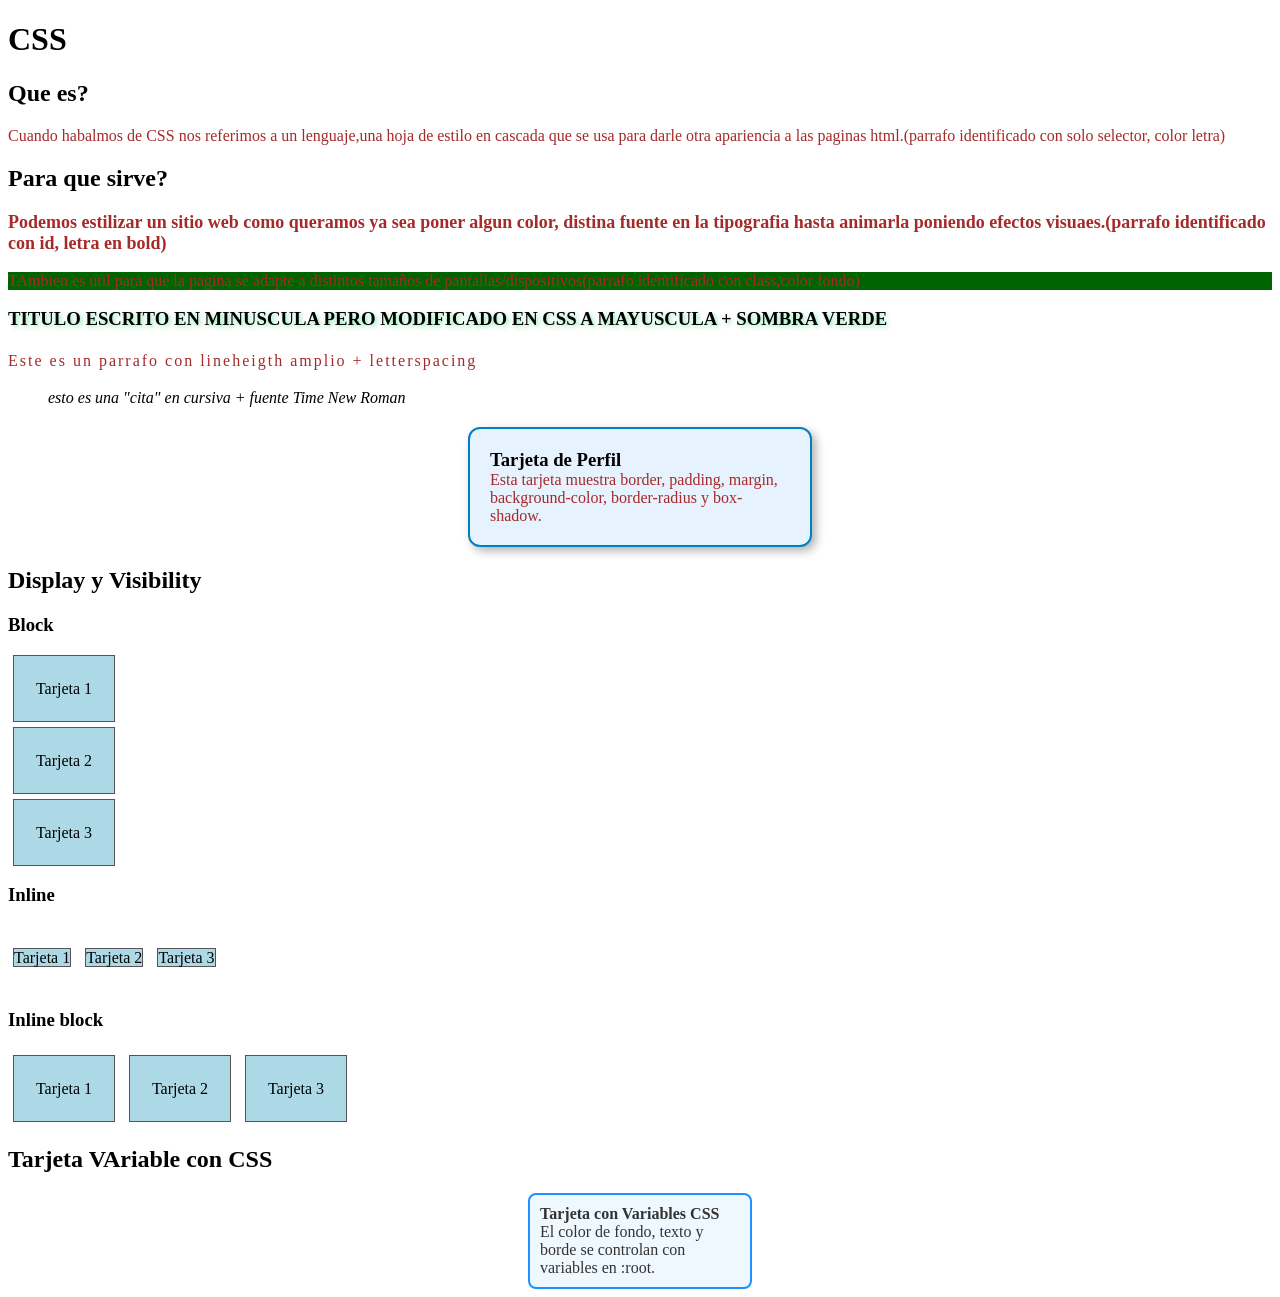
<file: Actividad 2/index.html>
<!DOCTYPE html>
<html lang="en">
<head>
    <meta charset="UTF-8">
    <meta name="viewport" content="width=device-width, initial-scale=1.0">
    <link rel="stylesheet" href="styles.css">
    <title>ACTIVIDAD 2 - U2 CSS</title>

</head>
<body>
    <main>
        <H1>CSS</H1>
        <h2>Que es?</h2>
        <p>Cuando habalmos de CSS nos referimos a un lenguaje,una hoja de estilo en cascada que se usa para darle otra apariencia a las paginas html.(parrafo identificado con solo selector, color letra)</p>
        <h2>Para que sirve?</h2>
        <p id="idParrafo" >Podemos estilizar un sitio web como queramos ya sea poner algun color, distina fuente en la tipografia hasta animarla poniendo efectos visuaes.(parrafo identificado con id, letra en bold)</p>
        <p class="claseParrafo">TAmbien es util para que la pagina se adapte a distintos tamaños de pantallas/dispositivos(parrafo identificado con class,color fondo)</p>
        <h3 id="idTextoConSombra">titulo escrito en minuscula pero modificado en css a mayuscula + sombra verde</h3>
        <p id="otroParrafo"> Este es un parrafo con lineheigth amplio + letterspacing</p>
        <blockquote>esto es una "cita" en cursiva + fuente Time New Roman</blockquote>

       <div class="tarjetaPerfil">
            <h3>Tarjeta de Perfil</h3>
            <p>Esta tarjeta muestra border, padding, margin, background-color, border-radius y box-shadow.</p>
        </div>

        <h2>Display y Visibility</h2>

        <h3>Block</h3>
            <div class="tarjeta block">Tarjeta 1</div>
            <div class="tarjeta block">Tarjeta 2</div>
            <div class="tarjeta block">Tarjeta 3</div>

        <h3>Inline</h3>
        <span class="tarjeta inline">Tarjeta 1</span>
        <span class="tarjeta inline">Tarjeta 2</span>
        <span class="tarjeta inline">Tarjeta 3</span>

        <h3>Inline block</h3>
        <div class="tarjeta inlineBlock">Tarjeta 1</div>
        <div class="tarjeta inlineBlock">Tarjeta 2</div>
        <div class="tarjeta inlineBlock">Tarjeta 3</div>

        <h2>Tarjeta VAriable con CSS</h2>
        <div class="tarjetaVariable">
            <strong>Tarjeta con Variables CSS</strong><br>
            El color de fondo, texto y borde se controlan con variables en :root.
        </div>
    </main>
</body>
</html>
</file>
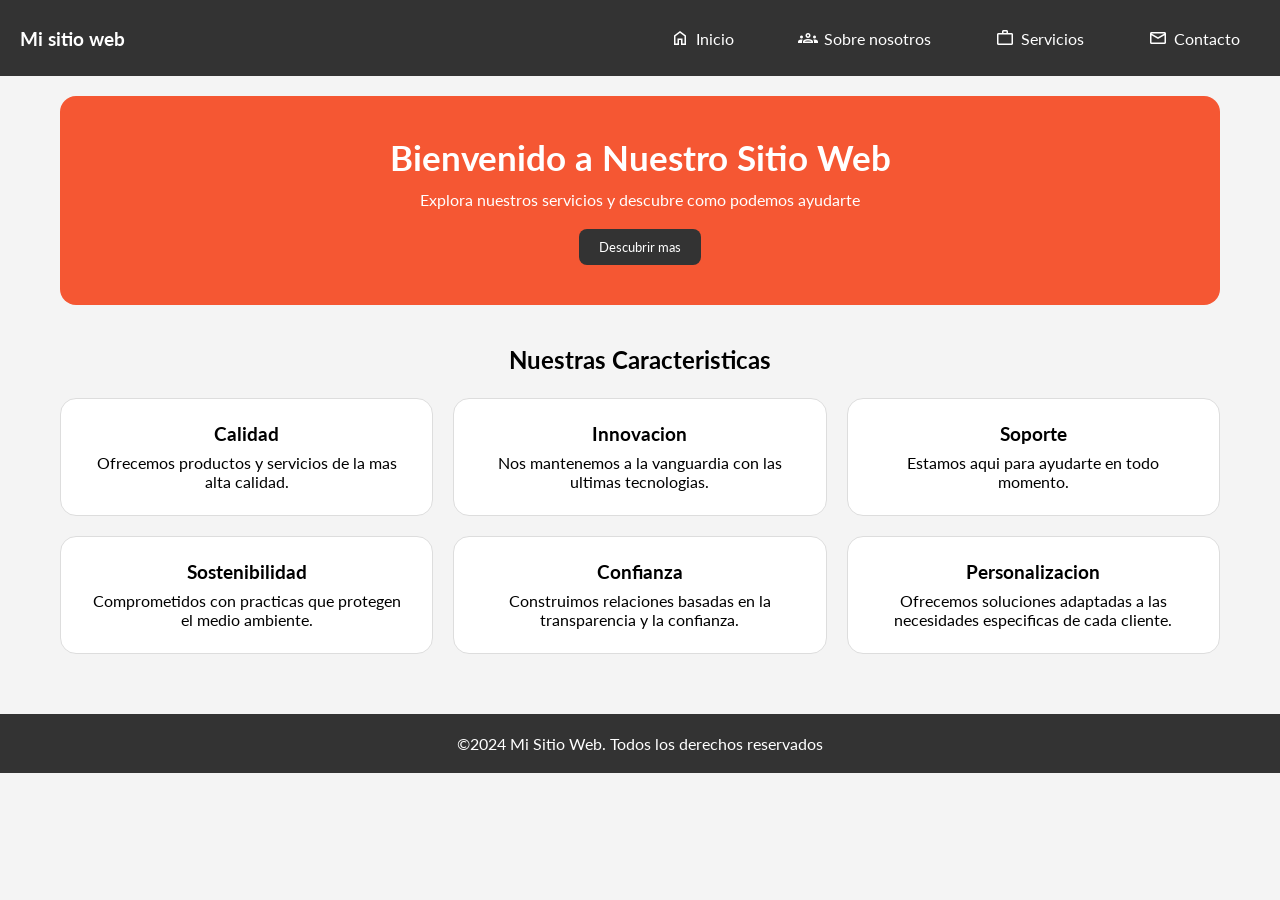
<file: Proyecto Integrador 2/index.html>
<!DOCTYPE html>
<html lang="es">
<head>
  <meta charset="UTF-8">
  <meta name="viewport" content="width=device-width, initial-scale=1.0">
  <title>Proyecto Integrador 2:"Mi sitio web"</title>

  <!-- Fuente de texto -->
  <link rel="preconnect" href="https://fonts.googleapis.com">
  <link rel="preconnect" href="https://fonts.gstatic.com" crossorigin>
  <link href="https://fonts.googleapis.com/css2?family=Lato:wght@400;700&display=swap" rel="stylesheet">

  <!-- Fuente de iconos -->
  <link href="https://fonts.googleapis.com/css2?family=Material+Symbols+Outlined" rel="stylesheet" />

  <link rel="stylesheet" href="style.css">
</head>
<body>
    <header>
        <h1 class="logo">Mi sitio web</h1>

        <nav>
            <a href="#"><span class="material-symbols-outlined">home</span> Inicio</a>
            <a href="#"><span class="material-symbols-outlined">groups</span> Sobre nosotros</a>
            <a href="#"><span class="material-symbols-outlined">work</span> Servicios</a>
            <a href="#"><span class="material-symbols-outlined">mail</span> Contacto</a>
        </nav>

        <button class="menu-toggle">
        <span class="material-symbols-outlined">menu</span>
        </button>
  </header>

  <main class="main__contenedor">

    <section class="banner">
      <h2>Bienvenido a Nuestro Sitio Web</h2>
      <p>Explora nuestros servicios y descubre como podemos ayudarte</p>
      <button class="btn-banner">Descubrir mas</button>
    </section>

    <section class="caracteristicas">
      <h2 class="titulo-seccion">Nuestras Caracteristicas</h2>

      <div class="grid-caracteristicas">
        <div class="tarjeta">
          <h3>Calidad</h3>
          <p>Ofrecemos productos y servicios de la mas alta calidad.</p>
        </div>
        <div class="tarjeta">
          <h3>Innovacion</h3>
          <p>Nos mantenemos a la vanguardia con las ultimas tecnologias.</p>
        </div>
        <div class="tarjeta">
          <h3>Soporte</h3>
          <p>Estamos aqui para ayudarte en todo momento.</p>
        </div>
        <div class="tarjeta">
          <h3>Sostenibilidad</h3>
          <p>Comprometidos con practicas que protegen el medio ambiente.</p>
        </div>
        <div class="tarjeta">
          <h3>Confianza</h3>
          <p>Construimos relaciones basadas en la transparencia y la confianza.</p>
        </div>
        <div class="tarjeta">
          <h3>Personalizacion</h3>
          <p>Ofrecemos soluciones adaptadas a las necesidades especificas de cada cliente.</p>
        </div>
      </div>
    </section>

  </main>

  <footer class="footer_contenedor">
    <p>&copy;2024 Mi Sitio Web. Todos los derechos reservados</p>
  </footer>

</body>
</html>
</file>
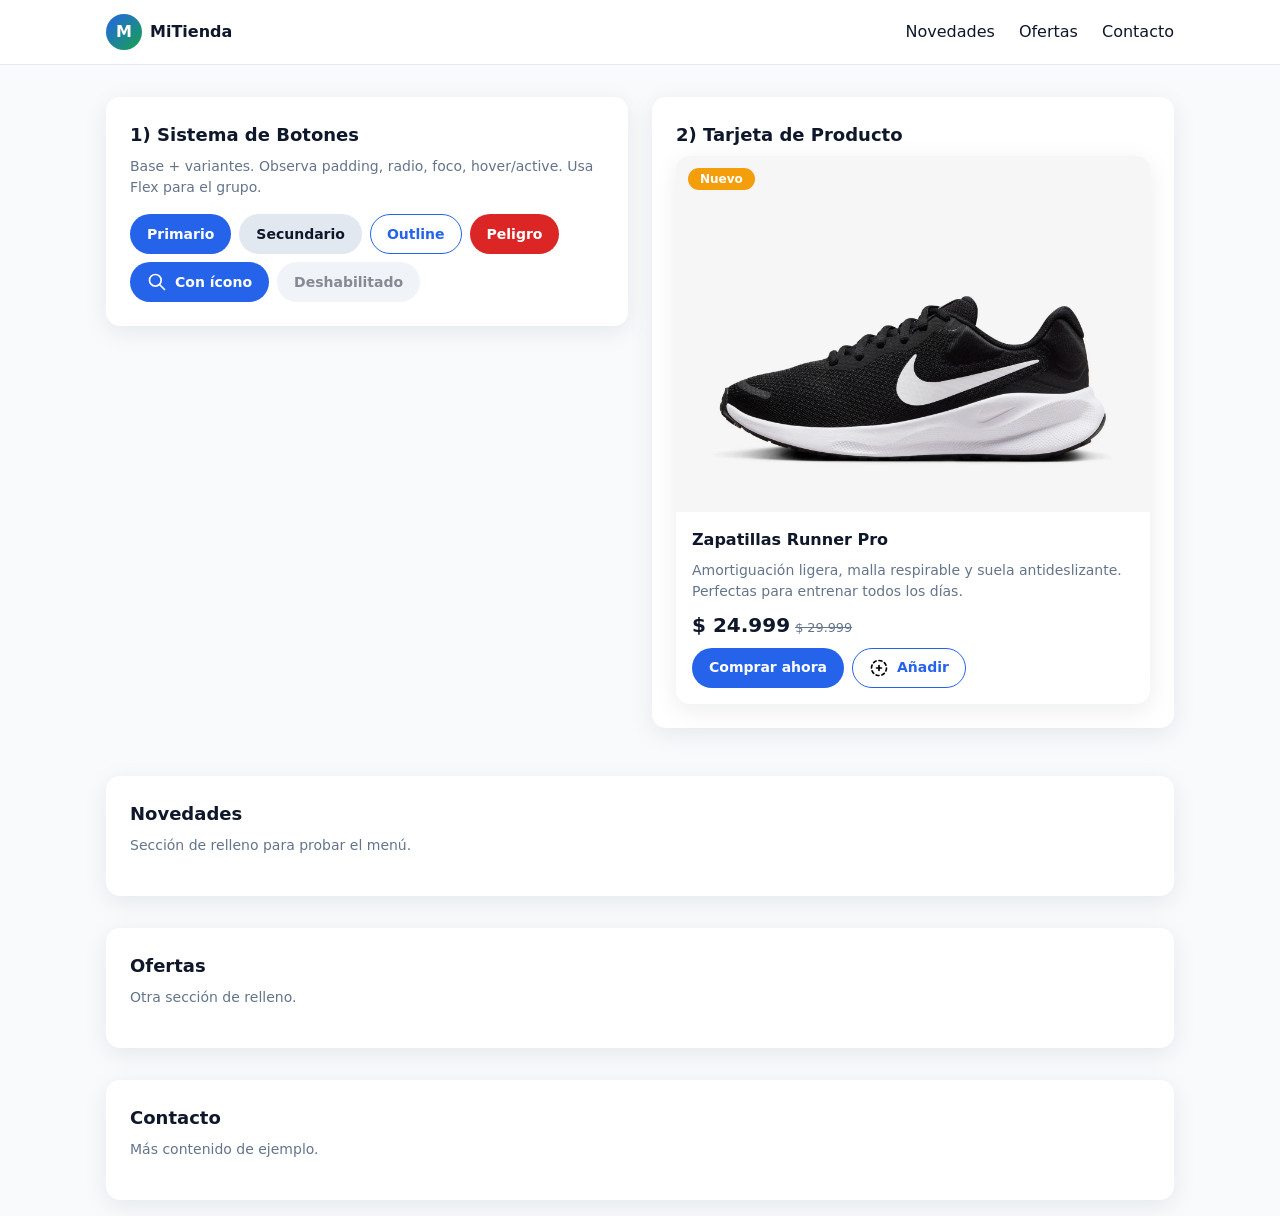
<file: Proyecto Integrador/index.html>
<!DOCTYPE html>
<html lang="es">
<head>
    <meta charset="UTF-8">
    <meta name="viewport" content="width=device-width, initial-scale=1">
    <link rel="stylesheet" href="style.css">
    <title>Trabajo Integrador; MiTienda</title>
</head>
<body>
    <!-- creacion de header -->
    <header class="site-header" id="top">
        <div class="container site-header__inner">

            <a href="#top" class="site-header__logo" aria-label="Inicio">
            <span class="site-header__mark" aria-hidden="true">M</span>
            <span>MiTienda</span>
            </a>

            <nav class="site-header__nav">
            <a href="#novedades">Novedades</a>
            <a href="#ofertas">Ofertas</a>
            <a href="#contacto">Contacto</a>
            </nav>

            <button class="site-header__toggle" aria-label="Abrir menú">
            <img src="img/menu.svg" alt="">
            </button>

        </div>
    </header>
  
    <main>
        <div class="container layout">

            <section class="panel">
                <h2 class="panel__title">1) Sistema de Botones</h2>
                <p class="code-note">Base + variantes. Observa padding, radio, foco, hover/active. Usa Flex para el grupo.</p>

                <div class="btn-group">
                    <button class="btn btn--primary">Primario</button>
                    <button class="btn btn--secondary">Secundario</button>
                    <button class="btn btn--outline">Outline</button>
                    <button class="btn btn--danger">Peligro</button>
                    <button class="btn btn--primary btn--icon">
                    <img src="img/search.svg" alt="" class="btn__icon">
                    Con ícono
                    </button>
                    <button class="btn btn--secondary" disabled>Deshabilitado</button>
                </div>
              </section>
            <section class="panel">
                <h2 class="panel__title">2) Tarjeta de Producto</h2>

                <article class="product-card">
                    <div class="product-card__media">
                        <span class="product-card__badge">Nuevo</span>
                        <img class="product-card__img" src="img/zapatillas.webp" alt="Zapatillas Runner Pro negras y blancas">
                    </div>

                    <div class="product-card__info">
                        <h3 class="product-card__title">Zapatillas Runner Pro</h3>
                        <p class="product-card__desc">Amortiguación ligera, malla respirable y suela antideslizante. Perfectas para entrenar todos los días.</p>

                        <p>
                            <span class="product-card__price">$ 24.999</span>
                            <s class="product-card__old-price">$ 29.999</s>
                        </p>

                        <div class="btn-group">
                            <button class="btn btn--primary">Comprar ahora</button>
                            <button class="btn btn--outline btn--icon">
                            <img src="img/add.svg" alt="" class="btn__icon">
                            Añadir
                            </button>
                        </div>
                    </div>
                </article>
            </section>
        </div>

        <section class="section" id="novedades">
            <div class="container">
                <div class="panel">
                <h2 class="panel__title">Novedades</h2>
                <p class="code-note">Sección de relleno para probar el menú.</p>
                </div>
            </div>
        </section>

        <section class="section" id="ofertas">
            <div class="container">
                <div class="panel">
                <h2 class="panel__title">Ofertas</h2>
                <p class="code-note">Otra sección de relleno.</p>
                </div>
            </div>
        </section>

        <section class="section" id="contacto">
            <div class="container">
                <div class="panel">
                <h2 class="panel__title">Contacto</h2>
                <p class="code-note">Más contenido de ejemplo.</p>
                </div>
            </div>
        </section>
    
</body>
</html>
</file>
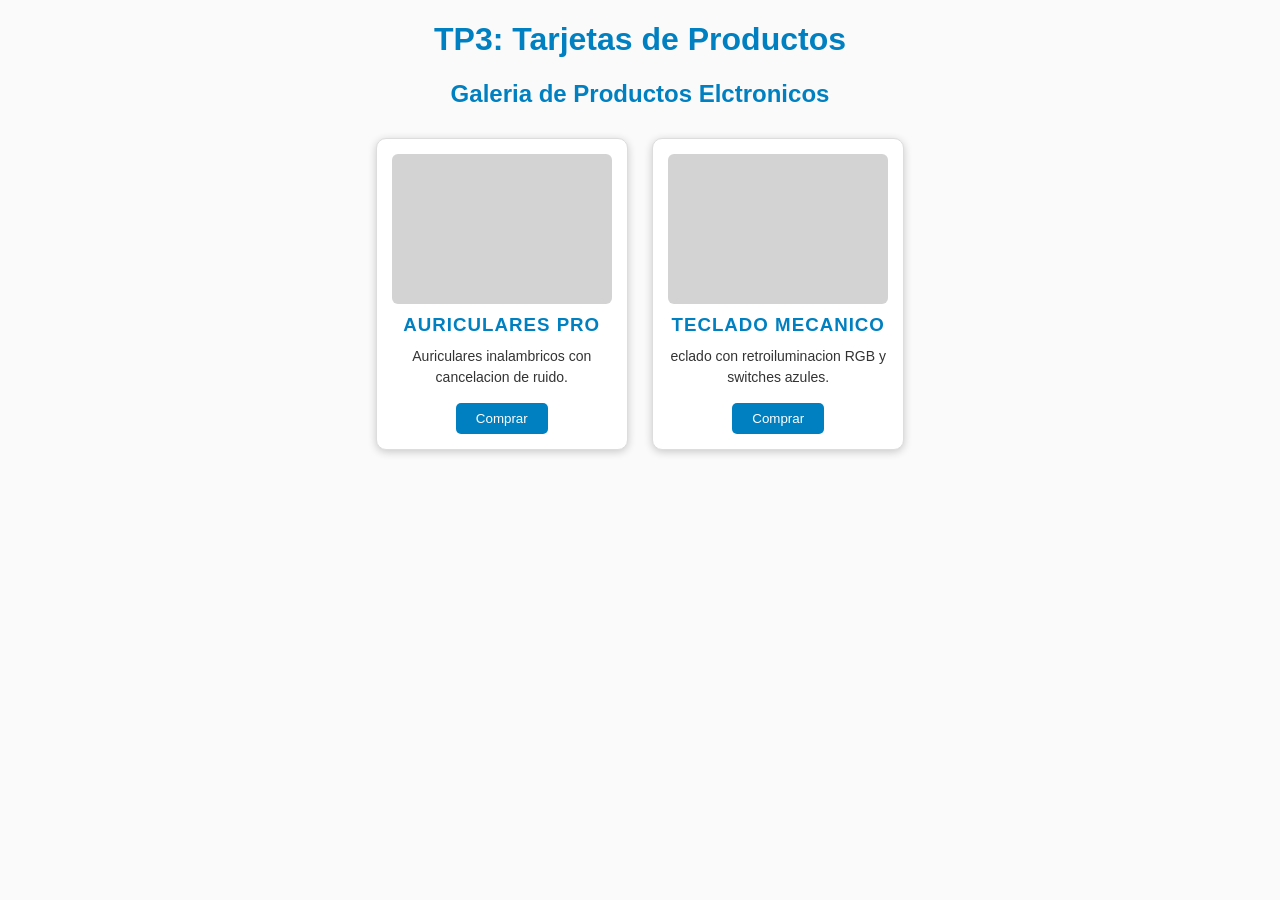
<file: Actividad 3/productos.html>
<!DOCTYPE html>
<html lang="es">
<head>
    <meta charset="UTF-8">
    <meta name="viewport" content="width=device-width, initial-scale=1.0">
    <link rel="stylesheet" href="styles.css">
    <title>ACTIVIDAD 3 - U2: CSS</title>
</head>
<body>
    <h1>TP3: Tarjetas de Productos</h1>
    <h2>Galeria de Productos Elctronicos</h2>
    <div class="tarjeta">
        <div class="imagen"></div>
        <h3>Auriculares PRO</h3>
        <p>Auriculares inalambricos con cancelacion de ruido.</p>
        <button>Comprar</button>
    </div>
    <div class="tarjeta">
        <div class="imagen"></div>
        <h3>Teclado Mecanico</h3>
        <p>eclado con retroiluminacion RGB y switches azules.</p>
        <button>Comprar</button>
    </div>
    
</body>
</html>
</file>
<file: Actividad 2/styles.css>
:root {
  --color-fondo: #f0f8ff;
  --color-texto: #333;
  --color-borde: #1e90ff;
}

p {
    color: brown;
}

#idParrafo {
    font-size: large;
    font-weight: bolder;
}

.claseParrafo{

    background-color: darkgreen;
}

#idTextoConSombra{
    text-transform: uppercase;
    text-shadow:2px 2px 4px rgba(30, 212, 112, 0.5);
}

#otroParrafo{
    line-height:1.5;
    letter-spacing: 2px;

}

blockquote{
    font-family: 'Times New Roman', Times, serif;
    font-style: italic;
    
}

.tarjetaPerfil {
  width: 300px;
  margin: 20px auto;               /* separa y centra */
  padding: 20px;                   /* es el espacio entre el borde y el contenido */
  background-color: #e6f3ff;       
  border: 2px solid #0080c0;      
  border-radius: 12px;             
  box-shadow: 4px 4px 10px rgba(0, 0, 0, 0.3);  
}

.tarjetaPerfil h3 {
  margin: 0;
}

.tarjetaPerfil p {
  margin: 0;
}

.tarjeta {
  width: 100px;
  height: 65px;
  background-color: lightblue;
  border: 1px solid #555;
  text-align: center;
  line-height: 65px;  
  margin: 5px;
}

.block        { 
    display: block; 
}

.inline       { 
    display: inline; 
}

.inlineBlock { 
    display: inline-block; 
}

.tarjetaVariable {
  background-color: var(--color-fondo);
  color: var(--color-texto);
  border: 2px solid var(--color-borde);
  border-radius: 8px;
  padding: 10px;
  width: 200px;
  margin: 0 auto;   /* la centra horizontalmente */
}
</file>
<file: Proyecto Integrador 2/style.css>
* {
  margin: 0;
  padding: 0;
  box-sizing: border-box;
  font-family: "Lato", sans-serif;
}

:root {
  --bgColor: #f4f4f4;
  --bgColorOscuro: #333;
  --colorTexto: #fff;
  --colorTextoOscuro: #333;
  --colorBanner: #f55733;
  --shadow: 0px 10px rgba(0, 0, 0, 0.4);
  --maxWidth: 1200px;
  --borderRadius: 16px;
}

body {
  background: var(--bgColor);
}

.main__contenedor {
  max-width: var(--maxWidth);
  margin: 0 auto;    /*para centrarlo*/
  padding: 20px;
}

header {
  display: flex;
  justify-content: space-between;
  align-items: center;
  padding: 16px 20px;
  background: var(--bgColorOscuro);
  color: var(--colorTexto);
  position: relative;
}
.logo {
  font-size: 1.2rem;
}

/* En version mobile el menú está oculto */
nav {
  display: none;
  flex-direction: column;
  position: absolute;
  top: 60px;
  left: 0;
  right: 0;
  background: var(--bgColorOscuro);
}

nav a {
  display: flex;
  align-items: center;
  gap: 6px;
  color: var(--colorTexto);
  text-decoration: none;
  padding: 12px 20px;
}

.menu-toggle {
  display: flex;
  background: none;
  border: none;
  color: var(--colorTexto);
  cursor: pointer;
}

/* Desktop: nav horizontal siempre visible, se oculta el botón */
@media (min-width: 768px) {
  nav {
    display: flex;
    flex-direction: row;
    position: static;
    background: none;
    gap: 24px;
  }

  .menu-toggle {
    display: none;
  }
}

/* Estilo del ícono */
.material-symbols-outlined {
  font-family: 'Material Symbols Outlined';
  font-weight: normal;
  font-style: normal;
  font-size: 20px;
  line-height: 1;
  vertical-align: middle;
}

nav a {
  display: inline-flex;     /* pone ícono y texto en fila */
  align-items: center;
  gap: 6px;
  color: var(--colorTexto);
  text-decoration: none;
  padding: 12px 20px;
}


.banner {
  background: var(--colorBanner);
  color: var(--colorTexto);
  text-align: center;
  padding: 40px 20px;
  border-radius: var(--borderRadius);
  margin-bottom: 40px;
}

.banner h2 {
  font-size: 1.5rem;
  margin-bottom: 12px;
}

.banner p {
  margin-bottom: 20px;
}

.btn-banner {
  background: var(--bgColorOscuro);
  color: var(--colorTexto);
  border: none;
  padding: 10px 20px;
  border-radius: 8px;
  cursor: pointer;
}

@media (min-width: 768px) {
  .banner h2 {
    font-size: 2.2rem;
  }
}

.titulo-seccion {
  text-align: center;
  margin-bottom: 24px;
}

.grid-caracteristicas {
  display: grid;
  grid-template-columns: 1fr;      /* mobile: una columna */
  gap: 20px;
  margin-bottom: 40px;
}

.tarjeta {
  background: #fff;
  border: 1px solid #ddd;
  border-radius: var(--borderRadius);
  padding: 24px;
  text-align: center;
}

.tarjeta h3 {
  margin-bottom: 8px;
}

/* Tablet: dos columnas */
@media (min-width: 600px) {
  .grid-caracteristicas {
    grid-template-columns: 1fr 1fr;
  }
}

/* Desktop: tres columnas */
@media (min-width: 900px) {
  .grid-caracteristicas {
    grid-template-columns: 1fr 1fr 1fr;
  }
}

.footer_contenedor {
  background: var(--bgColorOscuro);
  color: var(--colorTexto);
  text-align: center;
  padding: 20px;
}
</file>
<file: Proyecto Integrador/style.css>
/*Reset y básicos */
* {
  box-sizing: border-box;
  margin: 0;
  padding: 0;
}

html {
  scroll-behavior: smooth;   /* los links del menú se deslizan de manera "suave" */
}

body {
  font-family: system-ui, -apple-system, sans-serif;
  line-height: 1.5;
  color: var(--text);
  background: var(--bg);
}

img {
  max-width: 100%;
  display: block;
}

/* variables*/
:root {
  --bg: #f8fafc;
  --panel: #fff;
  --text: #0f172a;
  --muted: #64748b;
  --primary: #2563eb;
  --primary-600: #1d4ed8;
  --primary-700: #1e40af;
  --accent: #16a34a;
  --danger: #dc2626;
  --radius: 14px;
  --shadow: 0 6px 24px rgba(15, 23, 42, 0.08);
  --container: 1100px;

  --space-1: 4px;
  --space-2: 8px;
  --space-3: 12px;
  --space-4: 16px;
  --space-5: 20px;
  --space-6: 24px;
  --space-8: 32px;
  --space-10: 40px;
  --space-12: 48px;
}

/*clases reutilizadas*/
.container {
  width: 100%;
  max-width: var(--container);
  margin-inline: auto;         
  padding-inline: var(--space-4);
}

.panel {
  background: var(--panel);
  border-radius: var(--radius);
  box-shadow: var(--shadow);
  padding: var(--space-6);
}

.panel__title {
  font-size: 1.125rem;
  margin-bottom: var(--space-2);
}

.code-note {
  color: var(--muted);
  font-size: 0.875rem;
  margin-bottom: var(--space-4);
}

/**/
.site-header {
  position: sticky;             /* se sigue viendo tipo pegado arriba de la pag al scrollear */
  top: 0;
  z-index: 100;                 /* queda por encima del resto */
  background: var(--panel);
  border-bottom: 1px solid #e2e8f0;
}

.site-header__inner {
  display: flex;
  justify-content: space-between;   /* logo a la izquierda, resto a la derecha */
  align-items: center;
  min-height: 64px;
}

.site-header__logo {
  display: flex;
  align-items: center;
  gap: var(--space-2);
  font-weight: 700;
  color: var(--text);
  text-decoration: none;
}


.site-header__mark {
  width: 36px;
  height: 36px;
  border-radius: 50%;
  display: flex;
  justify-content: center;
  align-items: center;
  background: linear-gradient(135deg, var(--primary), var(--accent));
  color: #fff;
  font-weight: 800;
}

/* Mobile: el menú está oculto y se ve rayitas menu */
.site-header__nav {
  display: none;
  gap: var(--space-6);
}

.site-header__nav a {
  color: var(--text);
  text-decoration: none;
  font-weight: 500;
}

.site-header__nav a:hover {
  color: var(--primary);
}

.site-header__toggle {
  display: flex;
  justify-content: center;
  align-items: center;
  width: 44px;
  height: 44px;
  border: 0;
  border-radius: 10px;
  background: #f1f5f9;
  cursor: pointer;
}

.site-header__toggle img {
  width: 24px;
  height: 24px;
}

/* Desde 768px (tablet/desktop): se muestra el menú y se oculta menu */
@media (min-width: 768px) {
  .site-header__nav { display: flex; }
  .site-header__toggle { display: none; }
}

/* Contenedor Flex */
.btn-group {
  display: flex;
  flex-wrap: wrap;          /* si no entran, pasan a otra fila */
  gap: var(--space-2);      /* separación uniforme */
}

/* Estilo base de los botones */
.btn {
  display: inline-flex;
  align-items: center;
  justify-content: center;
  gap: var(--space-2);
  min-height: 40px;
  padding: var(--space-2) var(--space-4);
  border: 1px solid transparent;
  border-radius: 999px;
  font: inherit;
  font-size: 0.875rem;
  font-weight: 600;
  cursor: pointer;
  transition: background 0.2s, color 0.2s;
}

/* Variantes de los botones */
.btn--primary {
  background: var(--primary);
  color: #fff;
}
.btn--primary:hover  { 
  background: var(--primary-600); 
}
.btn--primary:active { 
  background: var(--primary-700);
 }

.btn--secondary {
  background: #e2e8f0;
  color: var(--text);
}

.btn--secondary:hover { 
  background: #cbd5e1; 
}

.btn--outline {
  background: transparent;
  border-color: var(--primary);
  color: var(--primary);
}
.btn--outline:hover { 
  background: rgba(37, 99, 235, 0.08); 
}

.btn--danger {
  background: var(--danger);
  color: #fff;
}
.btn--danger:hover { 
  background: #b91c1c;
 }

/* Ícono del boton*/
.btn__icon {
  width: 20px;
  height: 20px;
}

.btn--primary .btn__icon {
  filter: brightness(0) invert(1);   /* vuelve blanco un ícono negro */
}

/* boton de deshabilitado */
.btn:disabled {
  opacity: 0.5;
  cursor: not-allowed;
}

/* muestra un al pasar el mouse */
.btn:focus-visible {
  outline: 3px solid rgba(37, 99, 235, 0.4);
  outline-offset: 2px;
}

.layout {
  display: grid;
  gap: var(--space-6);
  padding-block: var(--space-8);
}

@media (min-width: 768px) {
  .layout {
    grid-template-columns: 1fr 1fr;   /* dos columnas iguales */
    align-items: start;               
  }
}

.product-card {
  background: var(--panel);
  border-radius: var(--radius);
  box-shadow: var(--shadow);
  overflow: hidden;             
}

.product-card__media {
  position: relative;            
  aspect-ratio: 4 / 3;
  background: #f1f5f9;
}

.product-card__img {
  width: 100%;
  height: 100%;
  object-fit: cover;             
}

.product-card__badge {
  position: absolute;            /* superpuesto sobre la imagen */
  top: var(--space-3);
  left: var(--space-3);
  padding: 2px var(--space-3);
  border-radius: 999px;
  background: #f59e0b;
  color: #fff;
  font-size: 0.75rem;
  font-weight: 700;
}

.product-card__info {
  display: flex;
  flex-direction: column;
  gap: var(--space-2);
  padding: var(--space-4);
}

.product-card__title {
  font-size: 1rem;
}

.product-card__desc {
  color: var(--muted);
  font-size: 0.875rem;
}

.product-card__price {
  font-size: 1.25rem;
  font-weight: 800;
}

.product-card__old-price {
  color: var(--muted);
  font-size: 0.8rem;
}

.section {
  padding-block: var(--space-4);  
  scroll-margin-top: 80px;
}
</file>
<file: Actividad 3/styles.css>
/*definimos el root para usar luego */
:root {
  --color-fondo: #fafafa;
  --color-tarjeta: #ffffff;
  --color-texto: #333333;
  --color-acento: #0080c0;
  --color-acento-hover: #005f8f;
  --color-imagen: #d3d3d3;
}
body {
  background-color: var(--color-fondo);
  color: var(--color-texto);
  font-family: Arial, sans-serif;
  text-align: center;
}

h1, h2 {
  color: var(--color-acento);
}

.tarjeta {
  display: inline-block;          /* para que esten una al lado de la otra */
  vertical-align: top;            /* las alinea por arriba */
  width: 220px;
  margin: 10px;                   /* es la separacion entre tarjetas */
  padding: 15px;                  /* espacio interno de cada caja*/
  background-color: var(--color-tarjeta);
  border: 1px solid #ddd;
  border-radius: 10px;            
  box-shadow: 0 2px 8px rgba(0, 0, 0, 0.2);   
}
/*esto hace de lo q seria una foto en realidad*/
.imagen {
  width: 100%;
  height: 150px;
  background-color: var(--color-imagen);
  border-radius: 6px;
  margin-bottom: 10px;
}
/*propiedades dentro de las tarjetas*/
.tarjeta h3 {
  text-transform: uppercase;   
  letter-spacing: 1px;
  color: var(--color-acento);
  margin: 10px 0;
}

.tarjeta p {
  font-size: 14px;
  line-height: 1.5;
  margin: 0 0 15px 0;
}
/*le damos estilo al boton de cmomprar*/
.tarjeta button {
  background-color: var(--color-acento);
  color: white;
  border: none;
  padding: 8px 20px;
  border-radius: 5px;
  cursor: pointer;
}

.tarjeta button:hover {
  background-color: var(--color-acento-hover);   /* cambia al pasar el mouse */
}
</file>
